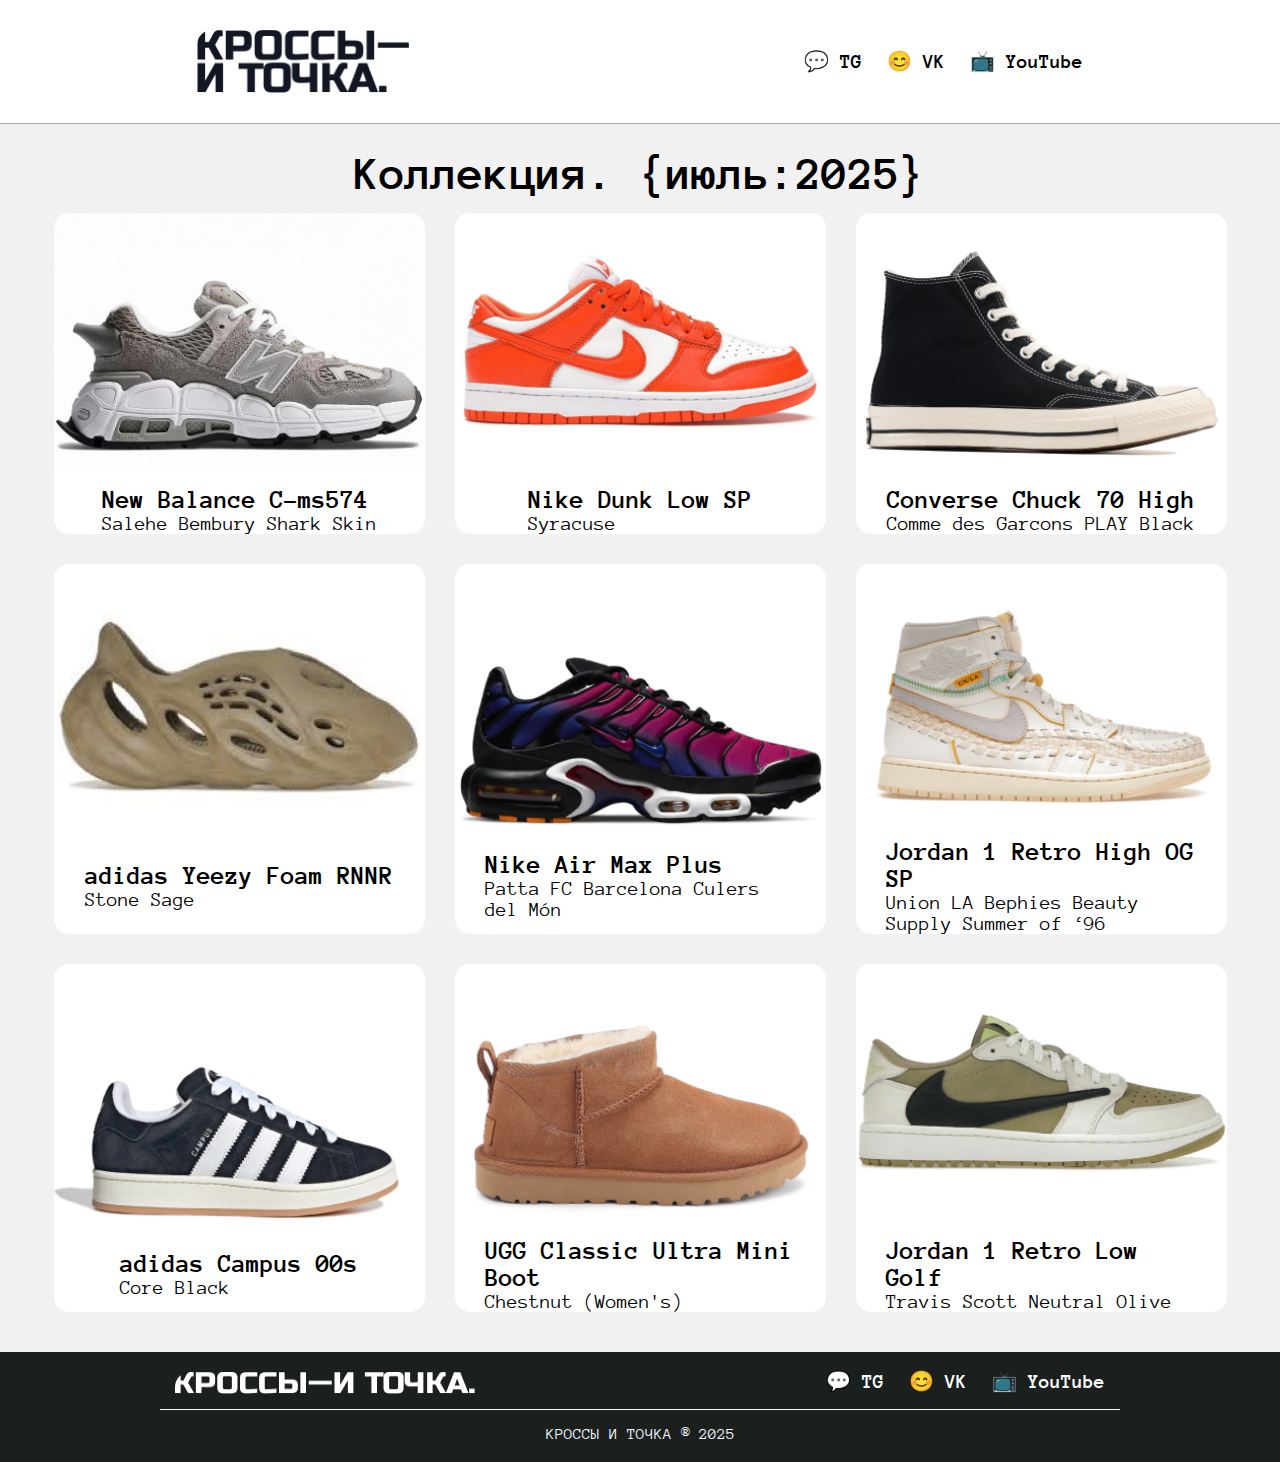
<file: crossyy-main/crossyy/index.html>
<html lang="ru">
  <head>
    <meta charset="UTF-8" />
    <meta name="viewport" content="width=device-width, initial-scale=1.0" />
    <title>Кроссы — и точка</title>
    <link rel="stylesheet" href="style.css" />
  </head>
  <body>
    <header>
      <a onclick="location.href='./index.html'"><img src="./imgs/logo.png" alt="upper-logo" class="logo"></a>
      <ul class="media" >
        <li><a class="socials" id="up-media" href="https://www.youtube.com/watch?v=dQw4w9WgXcQ&ab_channel=RickAstley">💬 TG</a></li>
        <li><a class="socials" id="up-media" href="https://www.youtube.com/watch?v=dQw4w9WgXcQ&ab_channel=RickAstley">😊 VK</a></li>
        <li><a class="socials" id="up-media" href="https://www.youtube.com/watch?v=dQw4w9WgXcQ&ab_channel=RickAstley">📺 YouTube</a></li>
      </ul>
    </header>
    <main>
      <div class="super-container">
        <h2 class="subtitle">Коллекция. {июль:2025}</h2>
        <div class="sneakers">
          <div onclick="location.href='./NB.html'" class="container">
            <img
              alt="New Balance C-ms574"
              src="./imgs/308db5cb9fd8bbce659371eecc89773b56434677.png"
              class="container__image"
            />
            <div class="title-n-text">
              <h3 class="container__title">New Balance C-ms574</h3>
              <p class="container__text">Salehe Bembury Shark Skin</p>
            </div>
          </div>
          <div onclick="location.href='./NikeDunk.html'" class="container">
            <img
              alt="Nike Dunk Low SP"
              src="./imgs/2728b9f16a1d2efbb880febfbe894b1f5daf577b.png"
              class="container__image"
            />
            <div class="title-n-text">
              <h3 class="container__title">Nike Dunk Low SP</h3>
              <p class="container__text">Syracuse</p>
            </div>
          </div>
          <div onclick="location.href='./Converse.html'" class="container">
            <img
              alt="Converse Chuck 70 High"
              src="./imgs/07f499cfbffcb1e9eedfcd68ab228db172f34cf2.png"
              class="container__image"
            />
            <div class="title-n-text">
              <h3 class="container__title">Converse Chuck 70 High</h3>
              <p class="container__text">Comme des Garcons PLAY Black</p>
            </div>
          </div>
          <div class="container">
            <img
              alt="Jadidas Yeezy Foam RNNR"
              src="./imgs/3dd11e028cc182d549adddf5c51853f9815087e3.png"
              class="container__image"
            />
            <div class="title-n-text">
              <h3 class="container__title">adidas Yeezy Foam RNNR</h3>
              <p class="container__text">Stone Sage</p>
            </div>
          </div>
          <div class="container">
            <img
              alt="Nike Air Max Plus"
              src="./imgs/6a024e98e29026db973c894c12cc1ef306cd6cc6.png"
              class="container__image"
            />
            <div class="title-n-text">
              <h3 class="container__title">Nike Air Max Plus</h3>
              <p class="container__text">Patta FC Barcelona Culers del Món</p>
            </div>
          </div>
          <div class="container">
            <img
              alt="Jordan 1 Retro High OG SP"
              src="./imgs/9a9c20255dbc58cdb3efb367f1af76113b4d7c56.png"
              class="container__image"
            />
            <div class="title-n-text">
              <h3 class="container__title">Jordan 1 Retro High OG SP</h3>
              <p class="container__text">
              Union LA Bephies Beauty Supply Summer of ‘96</p>
            </div>
          </div>
          <div class="container">
            <img
              alt="adidas Campus 00s"
              src="./imgs/31dabb504c9a940f5642637b4df238f59e6b4396.png"
              class="container__image"
            />
            <div class="title-n-text">
              <h3 class="container__title">adidas Campus 00s</h3>
              <p class="container__text">Core Black</p>
            </div>
          </div>
          <div class="container">
            <img
              alt="UGG Classic Ultra Mini Boot"
              src="./imgs/a76f0e3f47e5c1fd93333a3e0245e08bfe029d4d.png"
              class="container__image"
            />
            <div class="title-n-text">
              <h3 class="container__title">UGG Classic Ultra Mini Boot</h3>
              <p class="container__text">Chestnut (Women's)</p>
            </div>
          </div>
          <div class="container">
            <img
              alt="Jordan 1 Retro Low Golf"
              src="./imgs/56f6994d4b96054efca07c8eea0447548f35d65f.png"
              class="container__image"
            />
            <div class="title-n-text">
              <h3 class="container__title">Jordan 1 Retro Low Golf</h3>
              <p class="container__text">Travis Scott Neutral Olive</p>
            </div>
          </div>
        </div>
      </div>
    </main>
    <footer>
      <div class="footer-container">
        <a onclick="location.href='./index.html'"><img src="./imgs/under.png" alt="under-logo" class="under-logo"/></a>
        <ul class="media">
          <li><a class="socials" id="down-media" href="https://www.youtube.com/watch?v=dQw4w9WgXcQ&ab_channel=RickAstley">💬 TG</a></li>
          <li><a class="socials" id="down-media" href="https://www.youtube.com/watch?v=dQw4w9WgXcQ&ab_channel=RickAstley">😊 VK</a></li>
          <li><a class="socials" id="down-media" href="https://www.youtube.com/watch?v=dQw4w9WgXcQ&ab_channel=RickAstley">📺 YouTube</a></li>
        </ul>
      </div>
      <div class="final">
        <div class="under-line"></div>
        <div class="ending">КРОССЫ И ТОЧКА ® 2025</div>
      </div>
    </footer>
  </body>
</html>
</file>
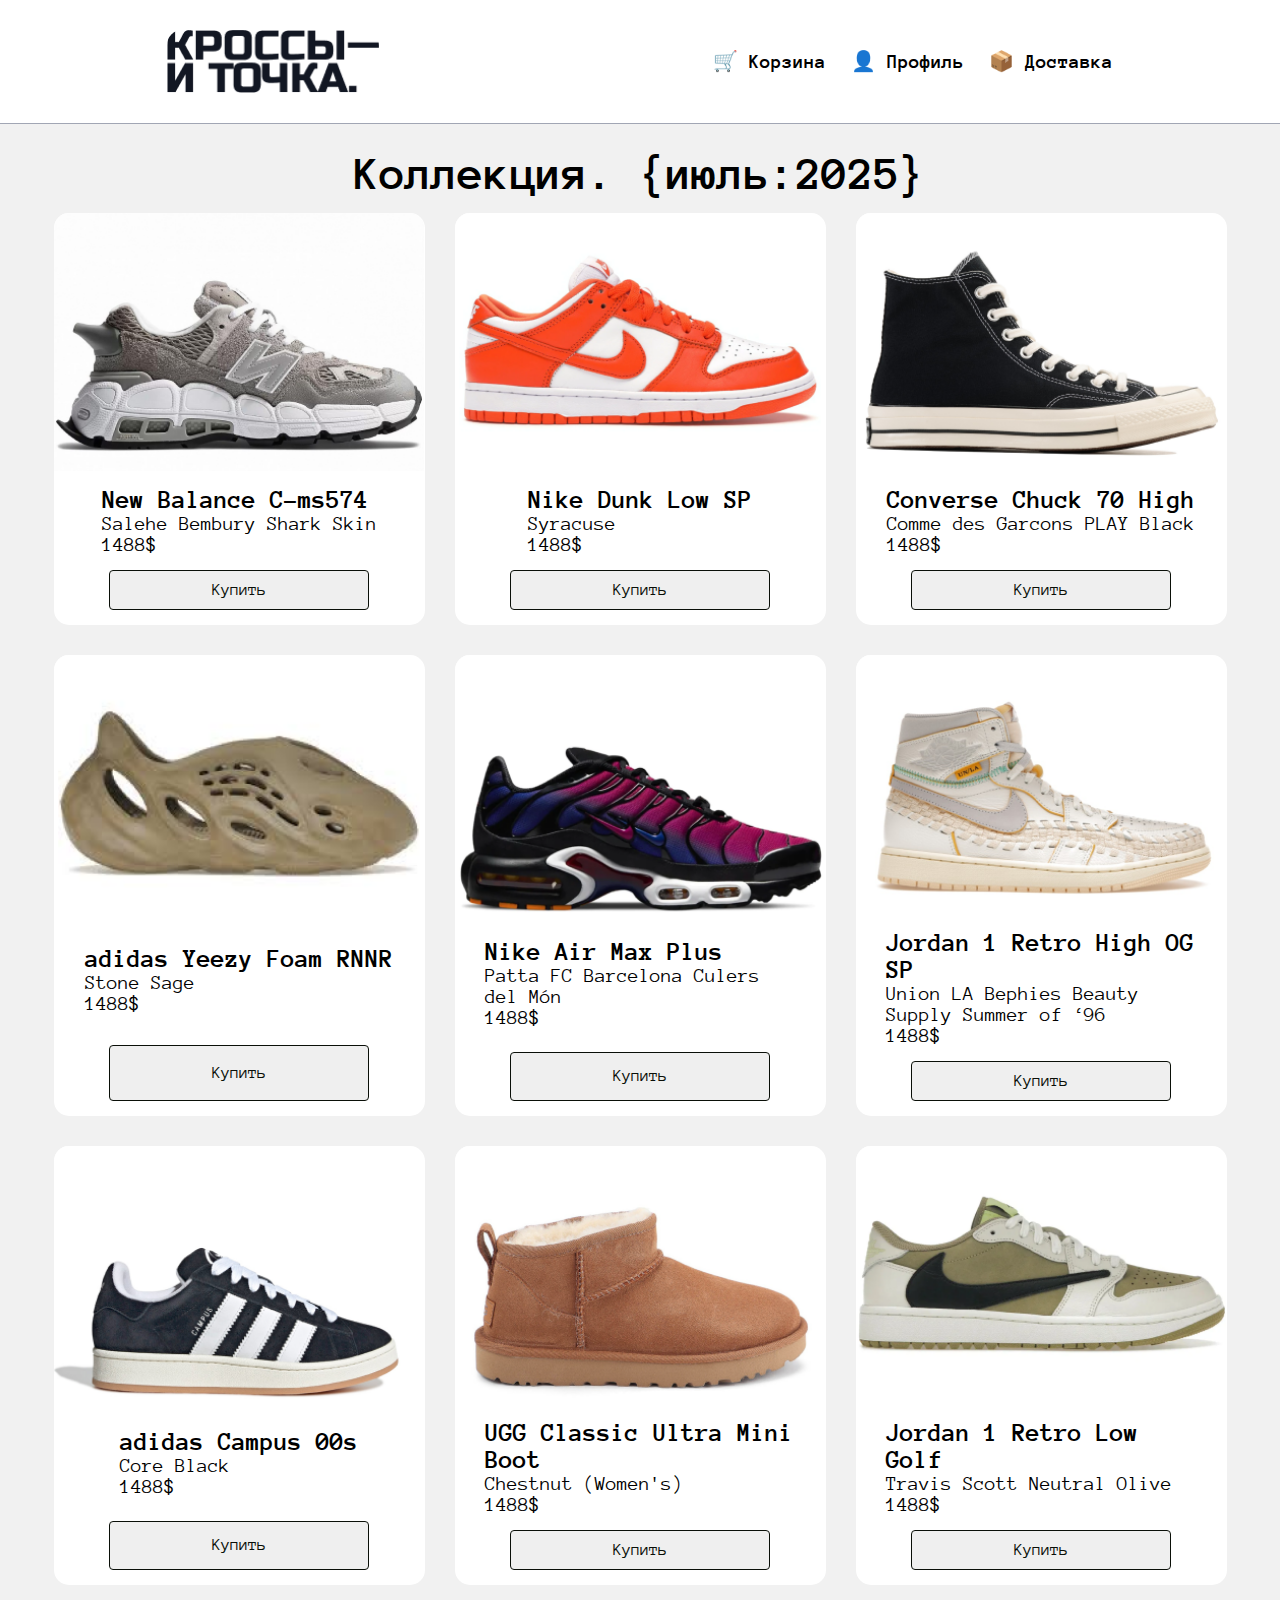
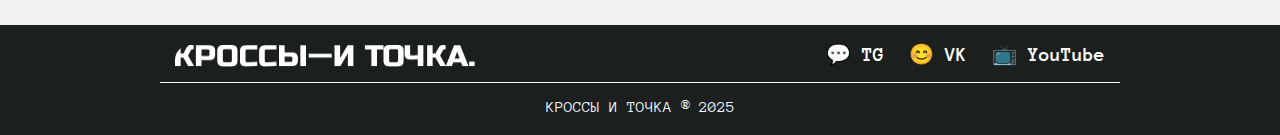
<file: crossyy-main/crossyy/html/index.html>
<html lang="ru">
  <head>
    <meta charset="UTF-8" />
    <meta name="viewport" content="width=device-width, initial-scale=1.0" />
    <title>Кроссы — и точка</title>
    <link rel="stylesheet" href="../style.css" />
  </head>
  <body>
    <header>
      <a onclick="location.href='./index.html'"
        ><img src="../imgs/logo.png" alt="upper-logo" class="logo"
      /></a>
      <ul class="media">
        <li>
          <a onclick="location.href='./cart.html'" class="socials" id="up-media"
            >🛒 Корзина</a
          >
        </li>
        <li>
          <a
            class="socials"
            id="up-media"
            href="https://www.youtube.com/watch?v=dQw4w9WgXcQ&ab_channel=RickAstley"
            >👤 Профиль</a
          >
        </li>
        <li>
          <a
            class="socials"
            id="up-media"
            href="https://www.youtube.com/watch?v=dQw4w9WgXcQ&ab_channel=RickAstley"
            >📦 Доставка</a
          >
        </li>
      </ul>
    </header>
    <main>
      <div class="super-container">
        <h2 class="subtitle">Коллекция. {июль:2025}</h2>
        <div class="sneakers">
          <div data-id="01" class="container">
            <img
              alt="New Balance C-ms574"
              src="../imgs/308db5cb9fd8bbce659371eecc89773b56434677.png"
              class="container__image"
            />
            <div class="title-n-text">
              <h3 class="container__title">New Balance C-ms574</h3>
              <p class="container__text">Salehe Bembury Shark Skin</p>
              <p class="price">1488$</p>
            </div>
            <button data-cart class="add-to-cart">Купить</button>
          </div>
          <div data-id="02" class="container">
            <img
              alt="Nike Dunk Low SP"
              src="../imgs/2728b9f16a1d2efbb880febfbe894b1f5daf577b.png"
              class="container__image"
            />
            <div class="title-n-text">
              <h3 class="container__title">Nike Dunk Low SP</h3>
              <p class="container__text">Syracuse</p>
              <p class="price">1488$</p>
            </div>
            <button data-cart class="add-to-cart">Купить</button>
          </div>
          <div data-id="03" class="container">
            <img
              alt="Converse Chuck 70 High"
              src="../imgs/07f499cfbffcb1e9eedfcd68ab228db172f34cf2.png"
              class="container__image"
            />
            <div class="title-n-text">
              <h3 class="container__title">Converse Chuck 70 High</h3>
              <p class="container__text">Comme des Garcons PLAY Black</p>
              <p class="price">1488$</p>
            </div>
            <button data-cart class="add-to-cart">Купить</button>
          </div>
          <div data-id="04" class="container">
            <img
              alt="Jadidas Yeezy Foam RNNR"
              src="../imgs/3dd11e028cc182d549adddf5c51853f9815087e3.png"
              class="container__image"
            />
            <div class="title-n-text">
              <h3 class="container__title">adidas Yeezy Foam RNNR</h3>
              <p class="container__text">Stone Sage</p>
              <p class="price">1488$</p>
            </div>
            <button data-cart class="add-to-cart">Купить</button>
          </div>
          <div data-id="05" class="container">
            <img
              alt="Nike Air Max Plus"
              src="../imgs/6a024e98e29026db973c894c12cc1ef306cd6cc6.png"
              class="container__image"
            />
            <div class="title-n-text">
              <h3 class="container__title">Nike Air Max Plus</h3>
              <p class="container__text">Patta FC Barcelona Culers del Món</p>
              <p class="price">1488$</p>
            </div>
            <button data-cart class="add-to-cart">Купить</button>
          </div>
          <div data-id="06" class="container">
            <img
              alt="Jordan 1 Retro High OG SP"
              src="../imgs/9a9c20255dbc58cdb3efb367f1af76113b4d7c56.png"
              class="container__image"
            />
            <div class="title-n-text">
              <h3 class="container__title">Jordan 1 Retro High OG SP</h3>
              <p class="container__text">
                Union LA Bephies Beauty Supply Summer of ‘96
              </p>
              <p class="price">1488$</p>
            </div>
            <button data-cart class="add-to-cart">Купить</button>
          </div>
          <div data-id="07" class="container">
            <img
              alt="adidas Campus 00s"
              src="../imgs/31dabb504c9a940f5642637b4df238f59e6b4396.png"
              class="container__image"
            />
            <div class="title-n-text">
              <h3 class="container__title">adidas Campus 00s</h3>
              <p class="container__text">Core Black</p>
              <p class="price">1488$</p>
            </div>
            <button data-cart class="add-to-cart">Купить</button>
          </div>
          <div data-id="08" class="container">
            <img
              alt="UGG Classic Ultra Mini Boot"
              src="../imgs/a76f0e3f47e5c1fd93333a3e0245e08bfe029d4d.png"
              class="container__image"
            />
            <div class="title-n-text">
              <h3 class="container__title">UGG Classic Ultra Mini Boot</h3>
              <p class="container__text">Chestnut (Women's)</p>
              <p class="price">1488$</p>
            </div>
            <button data-cart class="add-to-cart">Купить</button>
          </div>
          <div data-id="09" class="container">
            <img
              alt="Jordan 1 Retro Low Golf"
              src="../imgs/56f6994d4b96054efca07c8eea0447548f35d65f.png"
              class="container__image"
            />
            <div class="title-n-text">
              <h3 class="container__title">Jordan 1 Retro Low Golf</h3>
              <p class="container__text">Travis Scott Neutral Olive</p>
              <p class="price">1488$</p>
            </div>
            <button data-cart class="add-to-cart">Купить</button>
          </div>
        </div>
      </div>
    </main>
    <footer>
      <div class="footer-container">
        <a onclick="location.href='./index.html'"
          ><img src="../imgs/under.png" alt="under-logo" class="under-logo"
        /></a>
        <ul class="media">
          <li>
            <a
              class="socials"
              id="down-media"
              href="https://www.youtube.com/watch?v=dQw4w9WgXcQ&ab_channel=RickAstley"
              >💬 TG</a
            >
          </li>
          <li>
            <a
              class="socials"
              id="down-media"
              href="https://www.youtube.com/watch?v=dQw4w9WgXcQ&ab_channel=RickAstley"
              >😊 VK</a
            >
          </li>
          <li>
            <a
              class="socials"
              id="down-media"
              href="https://www.youtube.com/watch?v=dQw4w9WgXcQ&ab_channel=RickAstley"
              >📺 YouTube</a
            >
          </li>
        </ul>
      </div>
      <div class="final">
        <div class="under-line"></div>
        <div class="ending">КРОССЫ И ТОЧКА ® 2025</div>
      </div>
    </footer>
    <script src="../script.js"></script>
  </body>
</html>
</file>
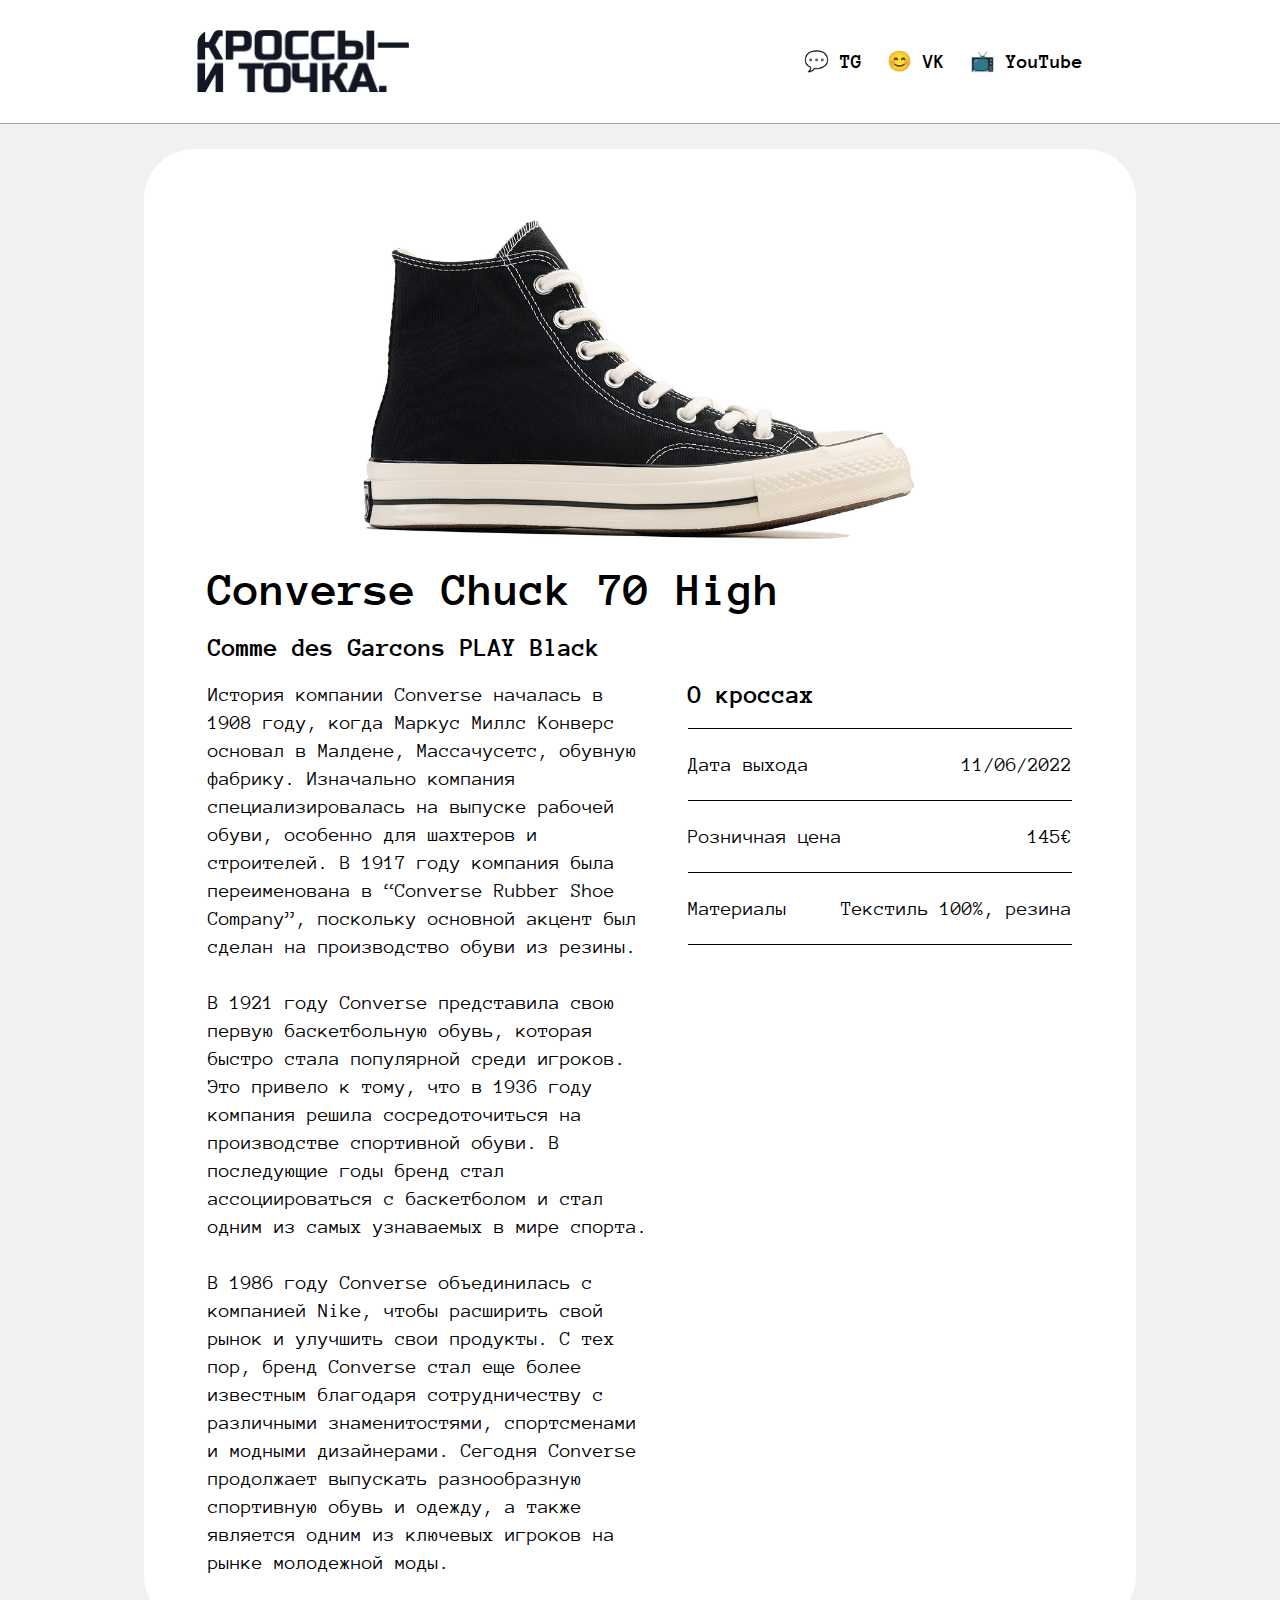
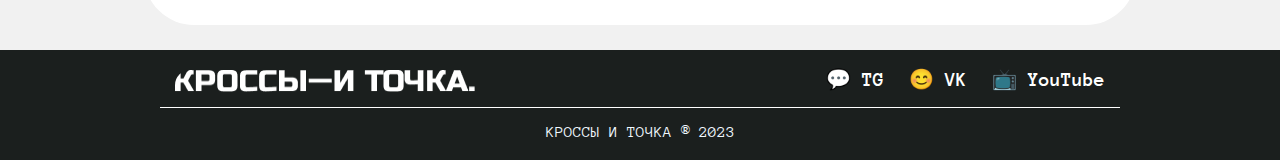
<file: crossyy-main/crossyy/Converse.html>
<html lang="ru">
  <head>
    <meta charset="UTF-8" />
    <meta name="viewport" content="width=device-width, initial-scale=1.0" />
    <title>Кроссы — и точка</title>
    <link rel="stylesheet" href="style.css" />
  </head>
  <body>
    <header>
      <a onclick="location.href='./index.html'"
        ><img src="./imgs/logo.png" alt="upper-logo" class="logo"
      /></a>
      <ul class="media" id="up-media">
        <li><a class="socials" id="up-media" href="https://www.youtube.com/watch?v=dQw4w9WgXcQ&ab_channel=RickAstley">💬 TG</a></li>
        <li><a class="socials" id="up-media" href="https://www.youtube.com/watch?v=dQw4w9WgXcQ&ab_channel=RickAstley">😊 VK</a></li>
        <li><a class="socials" id="up-media" href="https://www.youtube.com/watch?v=dQw4w9WgXcQ&ab_channel=RickAstley">📺 YouTube</a></li>
      </ul>
    </header>
    <main>
        <div class="super-container" id="sneaker-card">
            <img class="big-img" src="./imgs/sneaker-big__img (2).png" alt="New Balance">
            <div class="card-info">
                <h2 class="title-in-card" >Converse Chuck 70 High</h2>
                <h3 class="title-in-card">Comme des Garcons PLAY Black</h3>
                <div class="additional">
                    <p class="additional-text">История компании Converse началась в 1908 году, когда Маркус Миллс Конверс основал в Малдене, Массачусетс, обувную фабрику. Изначально компания специализировалась на выпуске рабочей обуви, особенно для шахтеров и строителей. В 1917 году компания была переименована в “Converse Rubber Shoe Company”, поскольку основной акцент был сделан на производство обуви из резины.<br><br>
                        В 1921 году Converse представила свою первую баскетбольную обувь, которая быстро стала популярной среди игроков. Это привело к тому, что в 1936 году компания решила сосредоточиться на производстве спортивной обуви. В последующие годы бренд стал ассоциироваться с баскетболом и стал одним из самых узнаваемых в мире спорта.<br><br>
                        В 1986 году Converse объединилась с компанией Nike, чтобы расширить свой рынок и улучшить свои продукты. С тех пор, бренд Converse стал еще более известным благодаря сотрудничеству с различными знаменитостями, спортсменами и модными дизайнерами. Сегодня Converse продолжает выпускать разнообразную спортивную обувь и одежду, а также является одним из ключевых игроков на рынке молодежной моды.
                    </p>
                    <div class="sneakerParameters">
                        <div class="headerParameter">
                          <h3 class="title-in-card">О кроссах </h3>
                          <div class="table-line" id="table-line" style="background-color: black;"></div>
                        </div>
                        <div class="parameterInfo">
                          <p class="parameterSubtitle">Дата выхода</p>
                          <p class="parameterValue">11/06/2022</p>
                        </div>
                        <div class="table-line"></div>
                        <div class="parameterInfo">
                          <p class="parameterSubtitle">Розничная цена</p>
                          <p class="parameterValue">145€</p>
                        </div>
                        <div class="table-line"></div>
                        <div class="parameterInfo">
                          <p class="parameterSubtitle">Материалы</p>
                          <p class="parameterValue">Текстиль 100%, резина</p>
                        </div>
                        <div class="table-line"></div>
                </div>
            </div>
        </div>
    </main>
    <footer>
      <div class="footer-container">
        <a onclick="location.href='./index.html'"
          ><img src="./imgs/under.png" alt="under-logo" class="under-logo"
        /></a>
        <ul class="media">
          <li><a class="socials" id="down-media" href="">💬 TG</a></li>
          <li><a class="socials" id="down-media" href="">😊 VK</a></li>
          <li><a class="socials" id="down-media" href="">📺 YouTube</a></li>
        </ul>
      </div>
      <div class="final">
        <div class="under-line"></div>
        <div class="ending">КРОССЫ И ТОЧКА ® 2023</div>
      </div>
    </footer>
  </body>
</html>
</file>
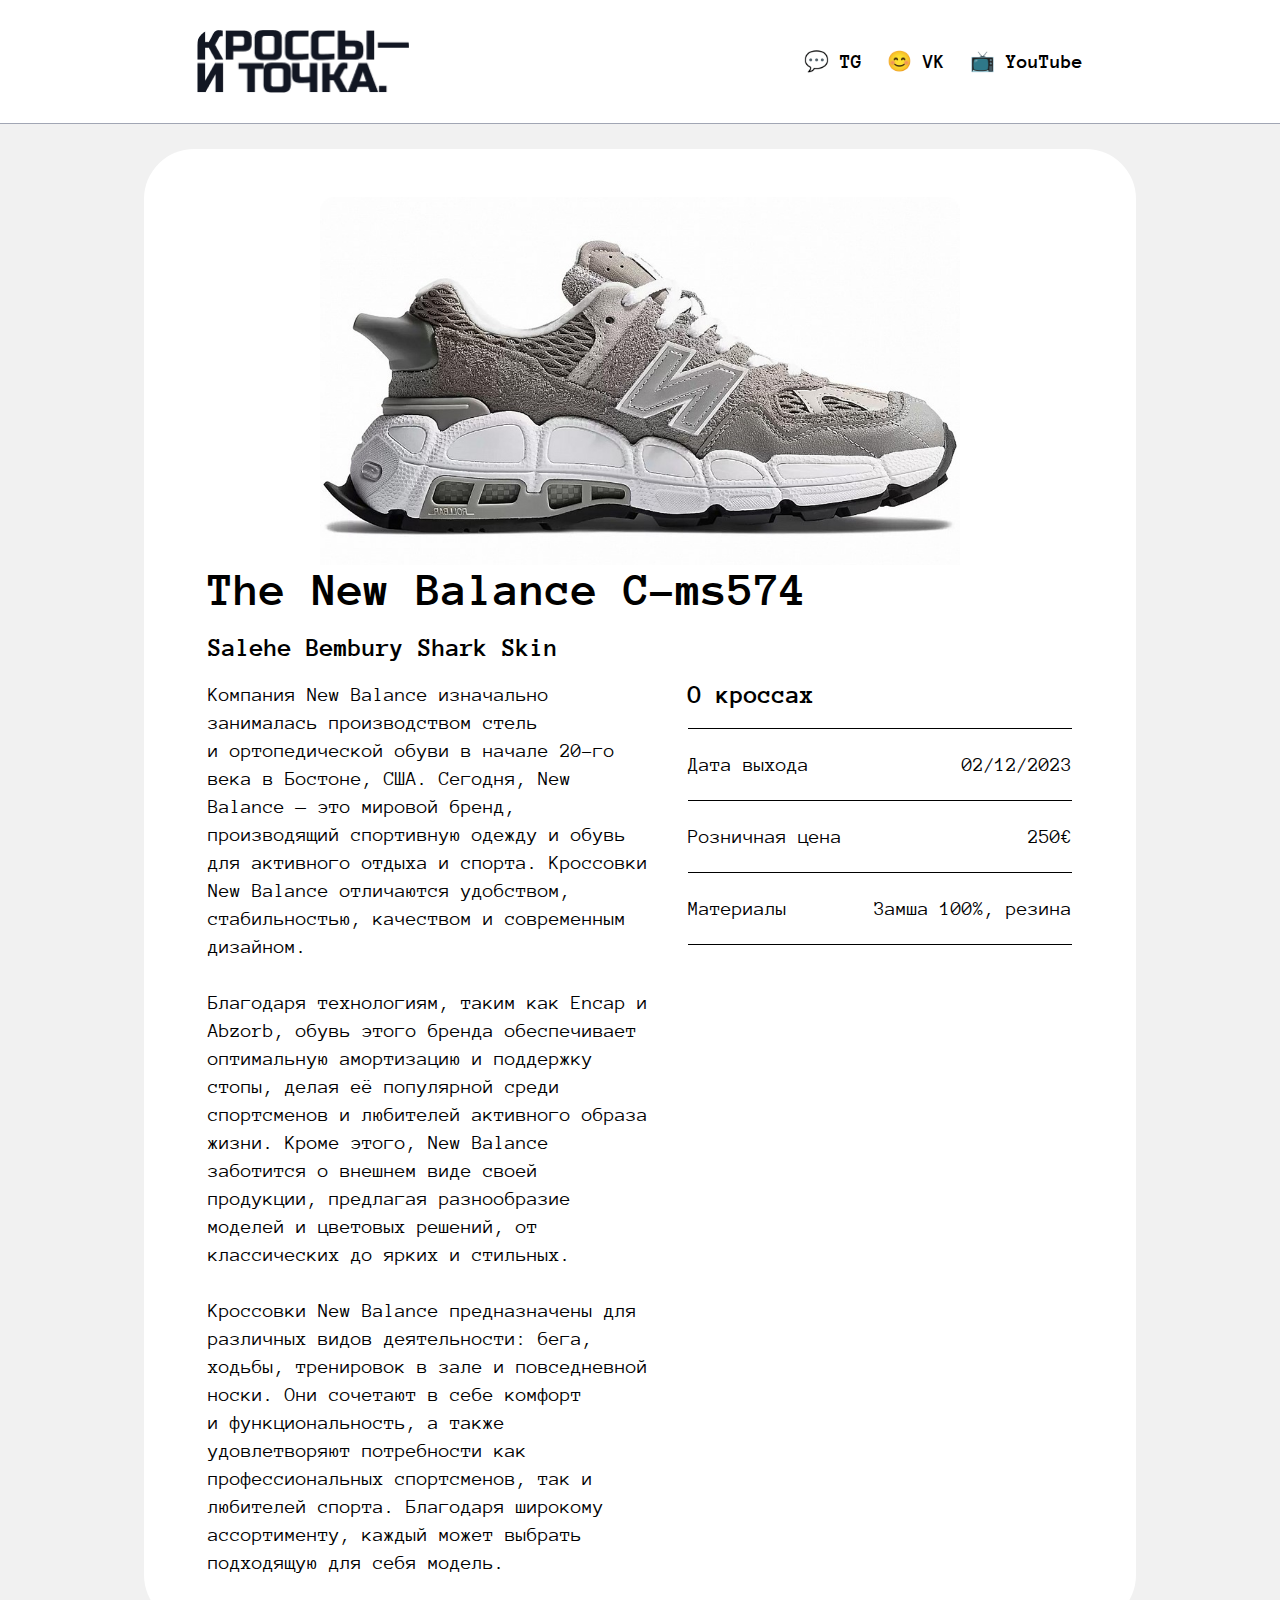
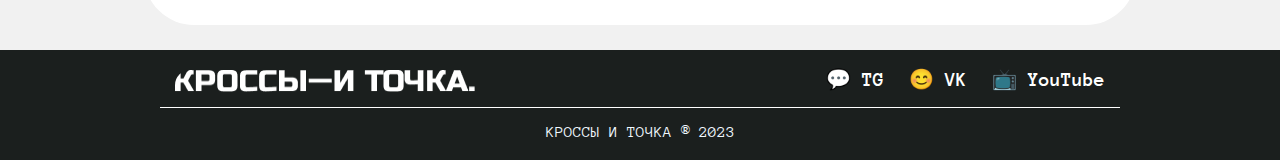
<file: crossyy-main/crossyy/NB.html>
<html lang="ru">
  <head>
    <meta charset="UTF-8" />
    <meta name="viewport" content="width=device-width, initial-scale=1.0" />
    <title>Кроссы — и точка</title>
    <link rel="stylesheet" href="style.css" />
  </head>
  <body>
    <header>
      <a onclick="location.href='./index.html'"
        ><img src="./imgs/logo.png" alt="upper-logo" class="logo"
      /></a>
      <ul class="media" id="up-media">
        <li><a class="socials" id="up-media" href="https://www.youtube.com/watch?v=dQw4w9WgXcQ&ab_channel=RickAstley">💬 TG</a></li>
        <li><a class="socials" id="up-media" href="https://www.youtube.com/watch?v=dQw4w9WgXcQ&ab_channel=RickAstley">😊 VK</a></li>
        <li><a class="socials" id="up-media" href="https://www.youtube.com/watch?v=dQw4w9WgXcQ&ab_channel=RickAstley">📺 YouTube</a></li>
      </ul>
    </header>
    <main>
        <div class="super-container" id="sneaker-card">
            <img class="big-img" src="./imgs/sneaker-big__img.png" alt="New Balance">
            <div class="card-info">
                <h2 class="title-in-card" >The New Balance C-ms574</h2>
                <h3 class="title-in-card">Salehe Bembury Shark Skin</h3>
                <div class="additional">
                    <p class="additional-text">Компания New Balance изначально занималась производством стель и ортопедической обуви в начале 20-го века в Бостоне, США. Сегодня, New Balance — это мировой бренд, производящий спортивную одежду и обувь для активного отдыха и спорта. Кроссовки New Balance отличаются удобством, стабильностью, качеством и современным дизайном.<br><br>
                        Благодаря технологиям, таким как Encap и Abzorb, обувь этого бренда обеспечивает оптимальную амортизацию и поддержку стопы, делая её популярной среди спортсменов и любителей активного образа жизни. Кроме этого, New Balance заботится о внешнем виде своей продукции, предлагая разнообразие моделей и цветовых решений, от классических до ярких и стильных.<br><br>
                        Кроссовки New Balance предназначены для различных видов деятельности: бега, ходьбы, тренировок в зале и повседневной носки. Они сочетают в себе комфорт и функциональность, а также удовлетворяют потребности как профессиональных спортсменов, так и любителей спорта. Благодаря широкому ассортименту, каждый может выбрать подходящую для себя модель.
                    </p>
                    <div class="sneakerParameters">
                        <div class="headerParameter">
                          <h3 class="title-in-card">О кроссах </h3>
                          <div class="table-line" id="table-line" style="background-color: black; box-sizing: border-box;"></div>
                        </div>
                        <div class="parameterInfo">
                          <p class="parameterSubtitle">Дата выхода</p>
                          <p class="parameterValue">02/12/2023</p>
                        </div>
                        <div class="table-line"></div>
                        <div class="parameterInfo">
                          <p class="parameterSubtitle">Розничная цена</p>
                          <p class="parameterValue">250€</p>
                        </div>
                        <div class="table-line"></div>
                        <div class="parameterInfo">
                          <p class="parameterSubtitle">Материалы</p>
                          <p class="parameterValue">Замша 100%, резина</p>
                        </div>
                        <div class="table-line"></div>
                </div>
            </div>
        </div>
    </main>
    <footer>
      <div class="footer-container">
        <a onclick="location.href='./index.html'"
          ><img src="./imgs/under.png" alt="under-logo" class="under-logo"
        /></a>
        <ul class="media">
          <li><a class="socials" id="down-media" href="">💬 TG</a></li>
          <li><a class="socials" id="down-media" href="">😊 VK</a></li>
          <li><a class="socials" id="down-media" href="">📺 YouTube</a></li>
        </ul>
      </div>
      <div class="final">
        <div class="under-line"></div>
        <div class="ending">КРОССЫ И ТОЧКА ® 2023</div>
      </div>
    </footer>
  </body>
</html>
</file>
<file: crossyy-main/crossyy/style.css>
@font-face {
    font-family: "Anonymous Pro";
    src: url(fonts/AnonymousPro-Bold.ttf);
    font-weight: 700;
}

@font-face {
  font-family: "Anonymous Pro";
  src: url(fonts/AnonymousPro-Regular.ttf);
}

* {
  font-family: "Anonymous Pro";
  margin: 0;
  padding: 0;
  border: 0;
}

body {
  display: flex;
  background: #F1F1F1; 
  align-items: center;
  flex-direction: column;
  gap: 25px;
}

/* шапка */

header {
  display: flex;
  position: sticky;
  top: 0;
  z-index: 2;
  align-items: center;
  justify-content: space-around;
  background-color: white;
  width: 100%;
  border-bottom: 1px solid #A1A6B4;
}

.logo {
  margin: 30px 0 30px 0px; 
  width: 212.34px;
  height: 63.24px;
}

.media {
  color: white;
  display: flex;
  gap: 25px;
  font-size: 20px; 
  font-weight: 700; 
  line-height: 20px; 
  list-style-type: none;
}

#up-media {
  color: black;
}

#down-media {
  color: white;
}

/* карточки */

.super-container {
  display: flex;
  flex-direction: column;
  align-items: center;
}

.sneakers {
  display:flex;
  justify-content: center;
  flex-wrap: wrap;
}

.container {
  display: flex;
  flex-wrap: wrap;
  justify-content: center;
  margin: 15px;
  max-width: 371px;
  background-color: white;
  border-radius: 15px;
  
  transition: ease-in-out 200ms; 
}

.title-n-text {
  box-sizing: border-box;
  padding: 15px 30px 0 30px;
}

.add-to-cart {
  display: block;
  z-index: 1;
  width: 70%;
  font-weight: 400;
  font-size: 17px;
  color: #0a0f08;
  padding: 10px;
  text-align: center;
  border: 1px solid #0a0f08;
  border-radius: 4px;
  cursor: pointer;
  transition: 0.2s;
  margin: 15px 0px;
}

/* футер */

footer {
  background-color: rgb(27, 31, 30);
  bottom: 0;
  width: 100%;
  padding: 20px 0;
}

.footer-container {
  display: flex;
  justify-content: space-around;
}

.under-logo {
  width: 299.65px;
  height: 22.32px;
}

.under-line {
  background-color: white;
  margin: 15px 0;
  height: 1px;
  width: 75vw;
}

.final {
  display: flex;
  flex-direction: column;
  align-items: center;
  color: aliceblue;
}

/* большие карточки */

#sneaker-card {
  border-radius: 50px; 
  background: #FFF;  
  padding: 48px; 
  width: 70vw;
}

.sneakerParameters {
  display: flex; 
  flex-direction: column; 
  width: 30vw; 
}

.parameterInfo {
  display: flex;
  margin: 25px 0;
  justify-content: space-between;
}

.big-img {
  width: 50vw;
}

.additional {
  display: flex;
  justify-content: space-between;
  flex-wrap: nowrap;
  gap: 32px;
  flex-direction: row;
}

.title-in-card {
  margin-bottom: 20px;
}

.additional-text {
  max-width: 35vw;
  line-height: 140%; 
}

.parameterInfo {
  display: flex;
}

.table-line {
  height: 1px;
  background-color: black;
}


/* стандартные стили */

h1 {
  font-size: 56px;
}

h2 {
	font-size: 48px;
}

h3 {
	font-size: 26px;
}

p {
  font-size: 20px;
}

a {
  text-decoration: none;
}

img {
	width: 370px;
  border-radius: 15px 15px 0px 0px ;
}

/* анимации и адаптив */

.container:hover { 
  box-shadow: 10px 10px 13px 0px rgba(0, 0, 0, 0.25); 
  transform: translateY(-10px); 
} 

.container:active { 
  box-shadow: 3px 3px 8px 0px rgba(0, 0, 0, 0.25); 
} 


@media (max-width: 768px) {
  header {
    flex-direction: column;
    flex-wrap: wrap;
    padding-bottom: 30px;
  }

  .additional {
    display: flex;
    flex-direction: column;
  }

  .additional-text, .sneakerParameters {
   text-align: justify;
   max-width: 100%;
   width: 100%;
  }

  .subtitle { 
    padding: 0px 30px 30px 30px; 
    text-align: center;
  } 

  .container__image {
    width: 80vw;
  }

  .container__image {
    box-sizing: border-box;
  }

  .container {
    width: 80vw;
  }

  h2 {
    font-size: 32px;
  }

  h3 {
    font-size: 20px;
  }

  .parameterSubtitle, .parameterValue{ 
    font-size: 16px; 
  } 

  .footer-container {
    align-items: center;
    gap: 25px;
    flex-direction: column;
    flex-wrap: wrap;
  }

}
</file>
